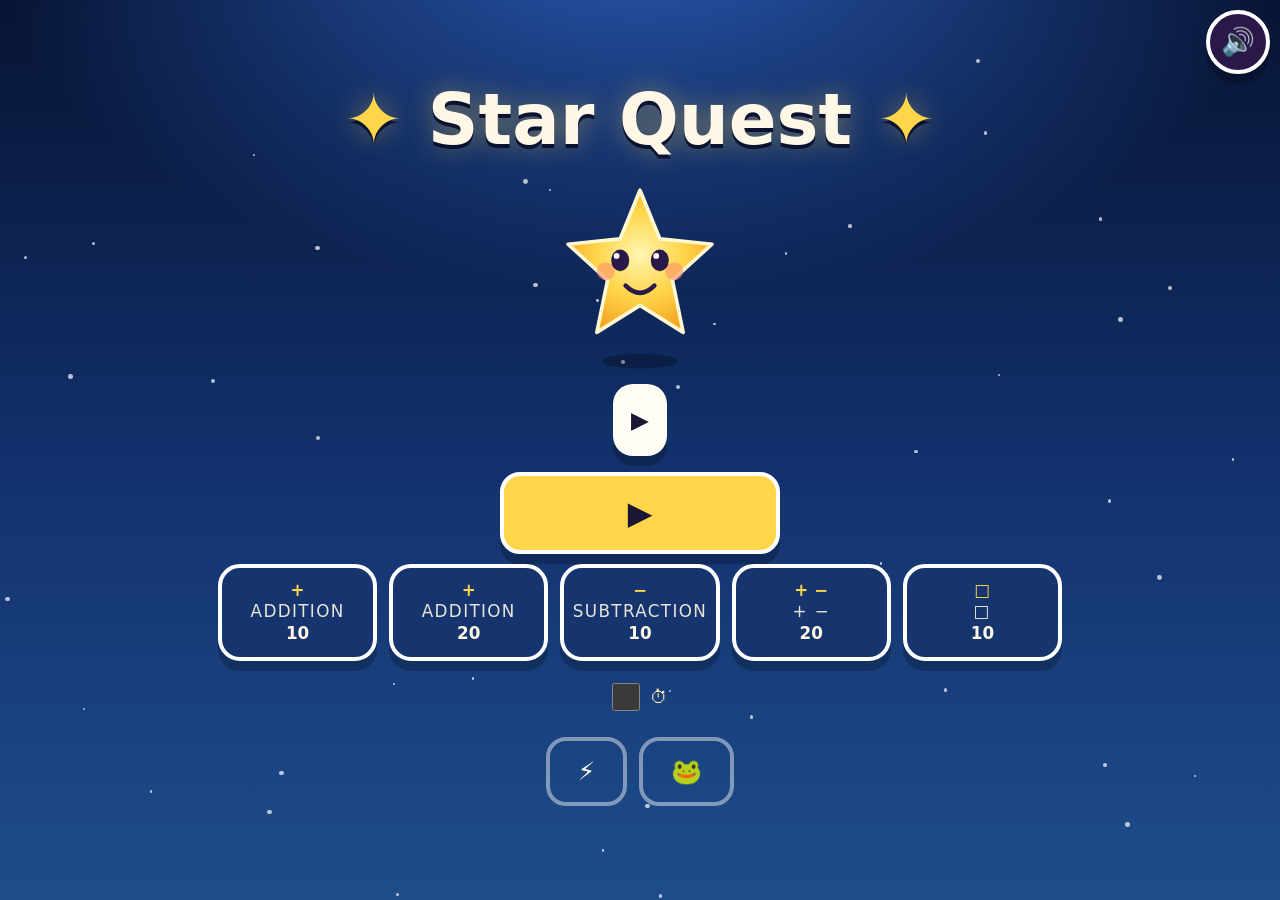
<file: index.html>
<!DOCTYPE html>
<html lang="en">
<head>
  <meta charset="UTF-8" />
  <meta name="viewport" content="width=device-width, initial-scale=1, maximum-scale=5, viewport-fit=cover" />
  <meta name="color-scheme" content="dark" />
  <meta name="theme-color" content="#0b1b4a" />
  <title>Star Quest</title>
  <link rel="icon" href="assets/star.svg" type="image/svg+xml" />
  <link rel="stylesheet" href="css/style.css?v=kids1" />
  <!--
    Star Quest — a local math game for ages ~7.
    Open this file by double-clicking it. No internet or install needed.
    Tweak question counts and difficulty in js/game.js?v=kids1 (look for TWEAK THESE).
  -->
</head>
<body>
  <div id="sky" aria-hidden="true"></div>

  <button id="btn-mute" class="icon-btn" type="button" aria-pressed="false" aria-label="Sound is on. Tap to mute.">
    <span class="icon-sound" data-on="🔊" data-off="🔇">🔊</span>
  </button>

  <!-- START -->
  <section id="screen-start" class="screen active" aria-label="Start screen">
    <h1 class="title">
      <span class="title-star" aria-hidden="true">✦</span>
      Star Quest
      <span class="title-star" aria-hidden="true">✦</span>
    </h1>
    
    <div class="hero-wrap" aria-hidden="true">
      <div class="hero mood-wave" data-hero>
        <!-- friendly star buddy: simple SVG, not scary -->
        <svg viewBox="0 0 200 220" class="hero-svg" role="img">
          <defs>
            <radialGradient id="starGlow" cx="50%" cy="45%" r="55%">
              <stop offset="0%" stop-color="#fff6b0" />
              <stop offset="55%" stop-color="#ffd54a" />
              <stop offset="100%" stop-color="#f5a623" />
            </radialGradient>
          </defs>
          <ellipse class="hero-shadow" cx="100" cy="208" rx="42" ry="8" fill="#000" opacity="0.28" />
          <polygon class="hero-body" points="100,18 122,72 180,78 136,118 148,176 100,146 52,176 64,118 20,78 78,72" fill="url(#starGlow)" stroke="#fff8d0" stroke-width="4" stroke-linejoin="round" />
          <circle class="blush l" cx="62" cy="108" r="10" fill="#ff8a6a" opacity="0.55" />
          <circle class="blush r" cx="138" cy="108" r="10" fill="#ff8a6a" opacity="0.55" />
          <g class="eyes">
            <ellipse class="eye l" cx="78" cy="96" rx="10" ry="12" fill="#2a1848" />
            <ellipse class="eye r" cx="122" cy="96" rx="10" ry="12" fill="#2a1848" />
            <circle class="shine" cx="74" cy="91" r="3.2" fill="#fff" />
            <circle class="shine" cx="118" cy="91" r="3.2" fill="#fff" />
          </g>
          <path class="mouth smile" d="M84 124 Q100 140 116 124" fill="none" stroke="#2a1848" stroke-width="5" stroke-linecap="round" />
          <path class="mouth oops" d="M92 126 Q100 118 108 126 Q100 136 92 126" fill="#2a1848" />
          <ellipse class="mouth wow" cx="100" cy="128" rx="10" ry="12" fill="#2a1848" />
        </svg>
      </div>
    </div>

    <p id="speech-start" class="speech" role="status">▶</p>

    <button id="btn-start" class="btn primary huge" type="button">▶</button>

    <div class="round-grid" id="round-picks"></div>

    <label class="toggle-row" for="toggle-timer">
      <input id="toggle-timer" type="checkbox" />
      <span id="timer-label">⏱</span>
    </label>

    <nav class="more-games" aria-label="More games">
      <a href="zap-city/" class="btn ghost" id="link-zap-city">⚡</a>
      <a href="lily-hop/" class="btn ghost" id="link-lily-hop">🐸</a>
    </nav>
  </section>

  <!-- GAME -->
  <section id="screen-game" class="screen" aria-label="Game" hidden>
    <header class="hud">
      <div class="hearts" id="hearts" aria-live="polite" aria-label="Hearts left"></div>
      <div class="progress" id="progress-stars" aria-label="Question progress"></div>
      <div class="round-chip" id="round-chip">Round 1</div>
    </header>

    <div class="path-wrap" aria-hidden="true">
      <div class="path" id="path"></div>
      <div class="hero mood-think on-path" data-hero>
        <svg viewBox="0 0 200 220" class="hero-svg" role="img">
          <defs>
            <radialGradient id="starGlow2" cx="50%" cy="45%" r="55%">
              <stop offset="0%" stop-color="#fff6b0" />
              <stop offset="55%" stop-color="#ffd54a" />
              <stop offset="100%" stop-color="#f5a623" />
            </radialGradient>
          </defs>
          <ellipse class="hero-shadow" cx="100" cy="208" rx="42" ry="8" fill="#000" opacity="0.28" />
          <polygon class="hero-body" points="100,18 122,72 180,78 136,118 148,176 100,146 52,176 64,118 20,78 78,72" fill="url(#starGlow2)" stroke="#fff8d0" stroke-width="4" stroke-linejoin="round" />
          <circle class="blush l" cx="62" cy="108" r="10" fill="#ff8a6a" opacity="0.55" />
          <circle class="blush r" cx="138" cy="108" r="10" fill="#ff8a6a" opacity="0.55" />
          <g class="eyes">
            <ellipse class="eye l" cx="78" cy="96" rx="10" ry="12" fill="#2a1848" />
            <ellipse class="eye r" cx="122" cy="96" rx="10" ry="12" fill="#2a1848" />
            <circle class="shine" cx="74" cy="91" r="3.2" fill="#fff" />
            <circle class="shine" cx="118" cy="91" r="3.2" fill="#fff" />
          </g>
          <path class="mouth smile" d="M84 124 Q100 140 116 124" fill="none" stroke="#2a1848" stroke-width="5" stroke-linecap="round" />
          <path class="mouth oops" d="M92 126 Q100 118 108 126 Q100 136 92 126" fill="#2a1848" />
          <ellipse class="mouth wow" cx="100" cy="128" rx="10" ry="12" fill="#2a1848" />
        </svg>
      </div>
    </div>

    <p id="speech-game" class="speech" hidden role="status"></p>

    <div class="question-card">
      <p class="q-label" id="q-label">1 / 8</p>
      <p class="question" id="question" aria-live="polite">3 + 4</p>
      <div class="timer" id="timer" hidden>
        <div class="timer-bar" id="timer-bar"></div>
      </div>
    </div>

    <div class="answers" id="answers" role="group" aria-label="Answer choices. Press 1 through 4 on the keyboard."></div>
  </section>

  <!-- END -->
  <section id="screen-end" class="screen" aria-label="Round finished" hidden>
    <h2 class="title small">★</h2>
    <div class="hero-wrap" aria-hidden="true">
      <div class="hero mood-yay" data-hero>
        <svg viewBox="0 0 200 220" class="hero-svg" role="img">
          <defs>
            <radialGradient id="starGlow3" cx="50%" cy="45%" r="55%">
              <stop offset="0%" stop-color="#fff6b0" />
              <stop offset="55%" stop-color="#ffd54a" />
              <stop offset="100%" stop-color="#f5a623" />
            </radialGradient>
          </defs>
          <ellipse class="hero-shadow" cx="100" cy="208" rx="42" ry="8" fill="#000" opacity="0.28" />
          <polygon class="hero-body" points="100,18 122,72 180,78 136,118 148,176 100,146 52,176 64,118 20,78 78,72" fill="url(#starGlow3)" stroke="#fff8d0" stroke-width="4" stroke-linejoin="round" />
          <circle class="blush l" cx="62" cy="108" r="10" fill="#ff8a6a" opacity="0.55" />
          <circle class="blush r" cx="138" cy="108" r="10" fill="#ff8a6a" opacity="0.55" />
          <g class="eyes">
            <ellipse class="eye l" cx="78" cy="96" rx="10" ry="12" fill="#2a1848" />
            <ellipse class="eye r" cx="122" cy="96" rx="10" ry="12" fill="#2a1848" />
            <circle class="shine" cx="74" cy="91" r="3.2" fill="#fff" />
            <circle class="shine" cx="118" cy="91" r="3.2" fill="#fff" />
          </g>
          <path class="mouth smile" d="M84 124 Q100 140 116 124" fill="none" stroke="#2a1848" stroke-width="5" stroke-linecap="round" />
          <path class="mouth oops" d="M92 126 Q100 118 108 126 Q100 136 92 126" fill="#2a1848" />
          <ellipse class="mouth wow" cx="100" cy="128" rx="10" ry="12" fill="#2a1848" />
        </svg>
      </div>
    </div>
    <p id="end-stars" class="end-stars">★ 7 / 8</p>
    <p id="speech-end" class="speech" hidden role="status"></p>
    <div class="end-actions">
      <button id="btn-again" class="btn primary huge" type="button">↻</button>
      <button id="btn-next" class="btn secondary huge" type="button">▶</button>
      <button id="btn-picks" class="btn ghost" type="button">+ −</button>
    </div>
  </section>

  <div id="confetti" aria-hidden="true"></div>

  <script src="js/game.js?v=kids1"></script>
</body>
</html>
</file>
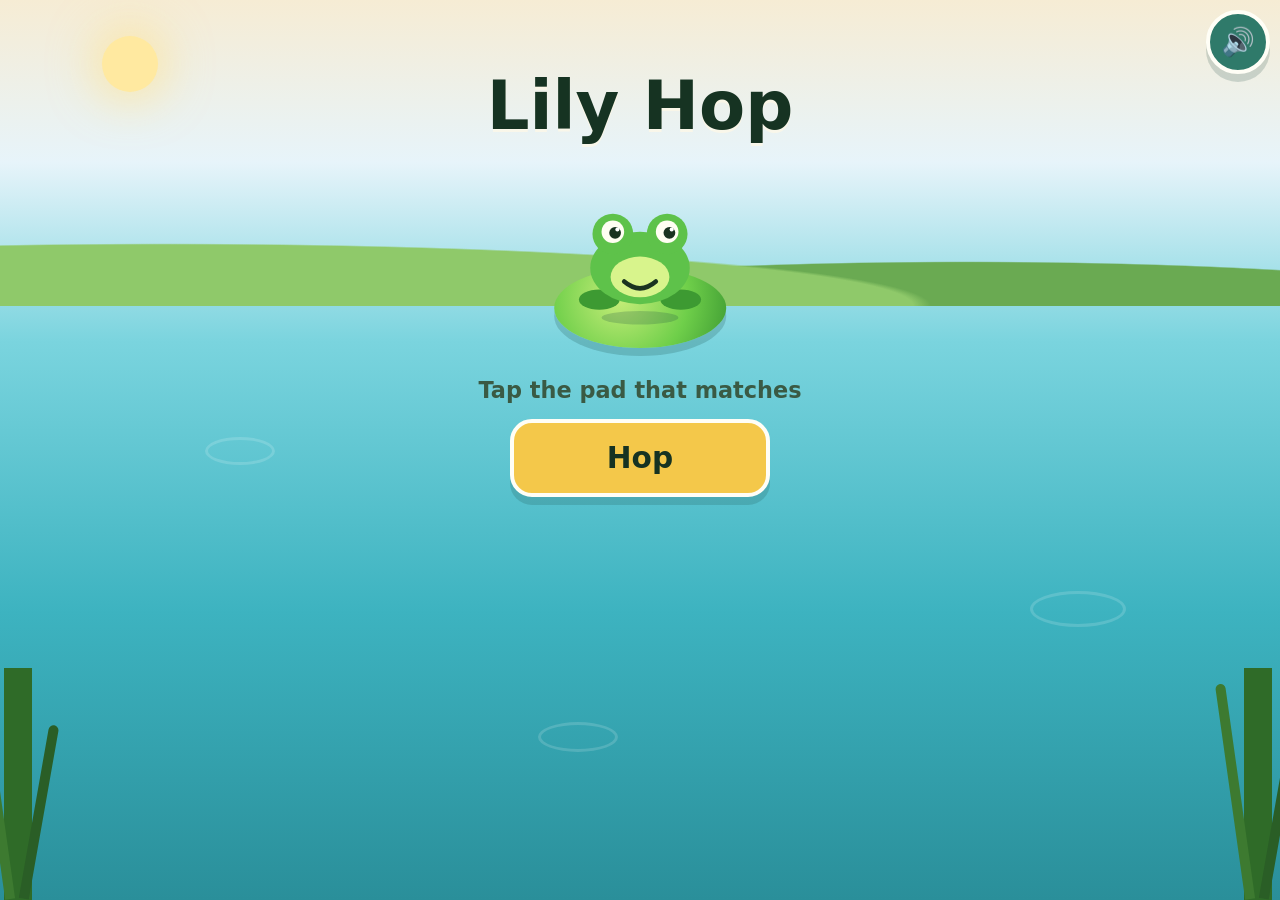
<file: lily-hop/index.html>
<!DOCTYPE html>
<html lang="en">
<head>
  <meta charset="UTF-8" />
  <meta name="viewport" content="width=device-width, initial-scale=1, maximum-scale=5, viewport-fit=cover" />
  <meta name="color-scheme" content="light" />
  <meta name="theme-color" content="#4eb8c4" />
  <title>Lily Hop</title>
  <link rel="icon" href="assets/lily.svg" type="image/svg+xml" />
  <link rel="stylesheet" href="css/lily.css?v=lh1" />
  <!--
    Lily Hop — a local math game for ages ~7.
    Open this file by double-clicking it. No internet or install needed.
    A frog hops across a pond. Tap the lily pad that equals the number on top.
  -->
</head>
<body>
  <div id="world" aria-hidden="true">
    <div class="sky"></div>
    <div class="hills"></div>
    <div class="water">
      <span class="ripple r1"></span>
      <span class="ripple r2"></span>
      <span class="ripple r3"></span>
    </div>
    <div class="reed reed-l"></div>
    <div class="reed reed-r"></div>
  </div>

  <button id="btn-mute" class="icon-btn" type="button" aria-pressed="false" aria-label="Sound is on. Tap to mute.">
    <span class="icon-sound" data-on="🔊" data-off="🔇">🔊</span>
  </button>

  <section id="screen-start" class="screen active" aria-label="Start">
    <h1 class="title">Lily Hop</h1>
    <div class="hero-wrap" aria-hidden="true">
      <div class="home-pad"></div>
      <div class="hero mood-idle" data-frog><svg class="frog-svg" viewBox="0 0 140 120" role="img" aria-hidden="true">
  <ellipse class="frog-shadow" cx="70" cy="112" rx="34" ry="6" fill="#1a4a40" opacity="0.22"/>
  <ellipse cx="34" cy="96" rx="18" ry="9" fill="#3d9a32"/>
  <ellipse cx="106" cy="96" rx="18" ry="9" fill="#3d9a32"/>
  <ellipse cx="70" cy="68" rx="44" ry="32" fill="#5ec24a"/>
  <ellipse cx="70" cy="76" rx="26" ry="18" fill="#d8f48c"/>
  <circle cx="46" cy="38" r="18" fill="#5ec24a"/>
  <circle cx="94" cy="38" r="18" fill="#5ec24a"/>
  <circle cx="46" cy="36" r="10" fill="#fffef2"/>
  <circle cx="94" cy="36" r="10" fill="#fffef2"/>
  <circle class="pupil l" cx="48" cy="37" r="5.2" fill="#1a3320"/>
  <circle class="pupil r" cx="96" cy="37" r="5.2" fill="#1a3320"/>
  <circle cx="50" cy="34" r="1.8" fill="#fff"/>
  <circle cx="98" cy="34" r="1.8" fill="#fff"/>
  <path class="mouth smile" d="M56 80 Q70 92 84 80" fill="none" stroke="#1a3320" stroke-width="4" stroke-linecap="round"/>
  <ellipse class="mouth oops" cx="70" cy="84" rx="8" ry="7" fill="#1a3320"/>
</svg></div>
    </div>
    <p class="how">Tap the pad that matches</p>
    <button id="btn-start" class="btn primary huge" type="button">Hop</button>
  </section>

  <section id="screen-picks" class="screen" aria-label="Pick a wave" hidden>
    <h2 class="title small">Pick a pond</h2>
    <div class="round-grid" id="round-picks"></div>
    <button type="button" class="btn ghost huge btn-back" data-back="picks" aria-label="Back">Back</button>
  </section>

  <section id="screen-game" class="screen" aria-label="Game" hidden>
    <header class="hud">
      <div class="hop-pips" id="hop-pips" aria-label="Hops"></div>
      <div class="wave-chip" id="wave-chip">Addition 10</div>
    </header>
    <div class="target-sign" aria-live="polite">
      <p class="target-label">Hop to</p>
      <p class="target-num" id="target">8</p>
    </div>
    <div id="pond" class="pond">
      <div class="far-bank" aria-hidden="true">
        <span class="grass"></span>
        <span class="cattail a"></span>
        <span class="cattail b"></span>
        <span class="flower"></span>
      </div>
      <div id="pads" class="pads" role="group" aria-label="Lily pads"></div>
      <div id="frog" class="frog mood-idle" data-frog><svg class="frog-svg" viewBox="0 0 140 120" role="img" aria-hidden="true">
  <ellipse class="frog-shadow" cx="70" cy="112" rx="34" ry="6" fill="#1a4a40" opacity="0.22"/>
  <ellipse cx="34" cy="96" rx="18" ry="9" fill="#3d9a32"/>
  <ellipse cx="106" cy="96" rx="18" ry="9" fill="#3d9a32"/>
  <ellipse cx="70" cy="68" rx="44" ry="32" fill="#5ec24a"/>
  <ellipse cx="70" cy="76" rx="26" ry="18" fill="#d8f48c"/>
  <circle cx="46" cy="38" r="18" fill="#5ec24a"/>
  <circle cx="94" cy="38" r="18" fill="#5ec24a"/>
  <circle cx="46" cy="36" r="10" fill="#fffef2"/>
  <circle cx="94" cy="36" r="10" fill="#fffef2"/>
  <circle class="pupil l" cx="48" cy="37" r="5.2" fill="#1a3320"/>
  <circle class="pupil r" cx="96" cy="37" r="5.2" fill="#1a3320"/>
  <circle cx="50" cy="34" r="1.8" fill="#fff"/>
  <circle cx="98" cy="34" r="1.8" fill="#fff"/>
  <path class="mouth smile" d="M56 80 Q70 92 84 80" fill="none" stroke="#1a3320" stroke-width="4" stroke-linecap="round"/>
  <ellipse class="mouth oops" cx="70" cy="84" rx="8" ry="7" fill="#1a3320"/>
</svg></div>
      <div class="near-bank" aria-hidden="true"></div>
      <div id="fx" class="fx" aria-hidden="true"></div>
    </div>
  </section>

  <section id="screen-end" class="screen" aria-label="You crossed" hidden>
    <h2 class="title small">You crossed!</h2>
    <div class="hero-wrap" aria-hidden="true">
      <div class="home-pad"></div>
      <div class="hero mood-yay" data-frog><svg class="frog-svg" viewBox="0 0 140 120" role="img" aria-hidden="true">
  <ellipse class="frog-shadow" cx="70" cy="112" rx="34" ry="6" fill="#1a4a40" opacity="0.22"/>
  <ellipse cx="34" cy="96" rx="18" ry="9" fill="#3d9a32"/>
  <ellipse cx="106" cy="96" rx="18" ry="9" fill="#3d9a32"/>
  <ellipse cx="70" cy="68" rx="44" ry="32" fill="#5ec24a"/>
  <ellipse cx="70" cy="76" rx="26" ry="18" fill="#d8f48c"/>
  <circle cx="46" cy="38" r="18" fill="#5ec24a"/>
  <circle cx="94" cy="38" r="18" fill="#5ec24a"/>
  <circle cx="46" cy="36" r="10" fill="#fffef2"/>
  <circle cx="94" cy="36" r="10" fill="#fffef2"/>
  <circle class="pupil l" cx="48" cy="37" r="5.2" fill="#1a3320"/>
  <circle class="pupil r" cx="96" cy="37" r="5.2" fill="#1a3320"/>
  <circle cx="50" cy="34" r="1.8" fill="#fff"/>
  <circle cx="98" cy="34" r="1.8" fill="#fff"/>
  <path class="mouth smile" d="M56 80 Q70 92 84 80" fill="none" stroke="#1a3320" stroke-width="4" stroke-linecap="round"/>
  <ellipse class="mouth oops" cx="70" cy="84" rx="8" ry="7" fill="#1a3320"/>
</svg></div>
    </div>
    <p id="end-line" class="end-line">6 hops across the pond</p>
    <div class="end-actions">
      <button id="btn-again" class="btn primary huge" type="button">Again</button>
      <button id="btn-picks" class="btn secondary huge" type="button">Choose wave</button>
    </div>
  </section>

  <script src="js/lily.js?v=lh1"></script>
</body>
</html>
</file>
<file: css/style.css>
/* Star Quest styles — high contrast, big tap targets, no webfonts (works offline). */

:root {
  --sky-top: #071433;
  --sky-mid: #12306b;
  --sky-bot: #1e4d8c;
  --cream: #fff8e7;
  --cream-soft: #ffe9b8;
  --gold: #ffd54a;
  --gold-deep: #f0a202;
  --ink: #1a1633;
  --ink-soft: #3d3460;
  --coral: #ff6b5a;
  --mint: #2ecc7a;
  --pink: #ff5d7a;
  --btn-face: #fffdf6;
  --shadow: 0 10px 0 rgba(0, 0, 0, 0.22);
  --radius: 22px;
  --focus: 0 0 0 4px #fff, 0 0 0 8px #ffd54a;
}

* { box-sizing: border-box; margin: 0; padding: 0; }

html, body {
  min-height: 100%;
  background: var(--sky-top);
  color: var(--cream);
  font-family: "Trebuchet MS", "Segoe UI", "Avenir Next", "Gill Sans", system-ui, sans-serif;
  -webkit-tap-highlight-color: transparent;
  user-select: none;
}

body {
  min-height: 100dvh;
  overflow-x: hidden;
  background:
    radial-gradient(1200px 700px at 50% -10%, #2a5cb8 0%, transparent 55%),
    linear-gradient(180deg, var(--sky-top) 0%, var(--sky-mid) 50%, var(--sky-bot) 100%);
}

button, input { font: inherit; color: inherit; }

/* ===== starfield ===== */
#sky {
  position: fixed;
  inset: 0;
  pointer-events: none;
  z-index: 0;
  overflow: hidden;
}
.sky-dot {
  position: absolute;
  width: 3px;
  height: 3px;
  background: #fff;
  border-radius: 50%;
  opacity: 0.7;
  animation: twinkle 2.8s ease-in-out infinite;
}
@keyframes twinkle {
  0%, 100% { opacity: 0.25; transform: scale(0.8); }
  50% { opacity: 1; transform: scale(1.4); }
}

/* ===== screens ===== */
.screen {
  position: relative;
  z-index: 1;
  max-width: 880px;
  margin: 0 auto;
  padding: 20px 18px 32px;
  min-height: 100dvh;
  display: none;
  flex-direction: column;
  align-items: center;
  text-align: center;
}
.screen.active { display: flex; }
#screen-start,
#screen-end {
  padding-top: 78px; /* keep titles out from under the mute button */
}

.eyebrow {
  letter-spacing: 0.14em;
  text-transform: uppercase;
  font-size: 0.95rem;
  color: var(--cream-soft);
  margin-top: 8px;
}
.title {
  font-size: clamp(2.6rem, 9vw, 4.4rem);
  line-height: 1.05;
  text-shadow: 0 4px 0 #0a1230, 0 0 28px rgba(255, 213, 74, 0.45);
  margin: 6px 0 8px;
}
.title.small { font-size: clamp(2rem, 7vw, 3.2rem); }
.title-star { color: var(--gold); }
.tagline, .pick-label {
  font-size: clamp(1.15rem, 3.4vw, 1.45rem);
  color: var(--cream-soft);
  max-width: 28ch;
}

/* ===== hero ===== */
.hero-wrap { margin: 8px 0 4px; }
.hero {
  width: min(180px, 42vw);
  margin: 0 auto;
  animation: floaty 2.6s ease-in-out infinite;
}
.hero.on-path {
  position: absolute;
  bottom: 18px;
  width: min(78px, 14vw);
  margin: 0;
  transition: left 0.45s ease;
  z-index: 2;
}
.hero-svg { width: 100%; height: auto; display: block; overflow: visible; }
.mouth.oops, .mouth.wow { display: none; }
.hero.mood-oops .mouth.smile,
.hero.mood-yay .mouth.smile { display: none; }
.hero.mood-oops .mouth.oops { display: block; }
.hero.mood-yay .mouth.wow { display: block; }
.hero.mood-wave { animation: wave 1.6s ease-in-out infinite; }
.hero.mood-yay { animation: hop 0.7s ease-in-out infinite; }
@keyframes floaty {
  0%, 100% { transform: translateY(0); }
  50% { transform: translateY(-10px); }
}
@keyframes wave {
  0%, 100% { transform: rotate(-6deg); }
  50% { transform: rotate(6deg); }
}
@keyframes hop {
  0%, 100% { transform: translateY(0) scale(1); }
  50% { transform: translateY(-14px) scale(1.06); }
}

/* ===== speech ===== */
.speech {
  background: var(--btn-face);
  color: var(--ink);
  border-radius: 20px;
  padding: 12px 18px;
  font-size: clamp(1.15rem, 3.2vw, 1.45rem);
  font-weight: 700;
  max-width: 34ch;
  box-shadow: var(--shadow);
  margin: 8px 0 16px;
  min-height: 3.1em;
  display: flex;
  align-items: center;
  justify-content: center;
}

/* ===== buttons ===== */
.btn {
  border: 4px solid #fff;
  border-radius: 20px;
  padding: 16px 28px;
  min-height: 68px;
  min-width: min(100%, 280px);
  font-size: 1.55rem;
  font-weight: 800;
  cursor: pointer;
  box-shadow: var(--shadow);
  touch-action: manipulation;
  transition: transform 0.08s ease, filter 0.08s ease;
}
.btn.huge { font-size: clamp(1.5rem, 4.5vw, 1.9rem); padding: 18px 32px; }
.btn.primary { background: var(--gold); color: var(--ink); }
.btn.secondary { background: #7ad7ff; color: var(--ink); }
.btn.ghost {
  background: transparent;
  color: var(--cream);
  box-shadow: none;
  min-width: auto;
  min-height: 56px;
  border-color: rgba(255,255,255,0.45);
}
.btn:hover { filter: brightness(1.06); }
.btn:active { transform: translateY(4px); box-shadow: 0 6px 0 rgba(0,0,0,0.2); }
.btn:focus-visible { outline: none; box-shadow: var(--shadow), var(--focus); }

.icon-btn {
  position: fixed;
  top: 10px;
  right: 10px;
  z-index: 5;
  width: 64px;
  height: 64px;
  border-radius: 50%;
  border: 4px solid #fff;
  background: #2a1848;
  font-size: 1.7rem;
  cursor: pointer;
  box-shadow: var(--shadow);
  touch-action: manipulation;
}
.icon-btn:focus-visible { outline: none; box-shadow: var(--focus); }
.icon-btn[aria-pressed="true"] { background: #4a3060; }

.round-grid {
  width: 100%;
  display: grid;
  grid-template-columns: repeat(2, minmax(0, 1fr));
  gap: 12px;
  margin: 10px 0 18px;
}
.round-card {
  background: #16356e;
  border: 4px solid #fff;
  border-radius: var(--radius);
  padding: 14px 10px;
  min-height: 88px;
  color: var(--cream);
  cursor: pointer;
  box-shadow: var(--shadow);
  touch-action: manipulation;
  text-align: center;
}
.round-card strong {
  display: block;
  font-size: 1.25rem;
  color: var(--gold);
}
.round-card span { font-size: 1.05rem; }
.round-card:active { transform: translateY(3px); }
.round-card:focus-visible { outline: none; box-shadow: var(--focus); }

.toggle-row {
  display: flex;
  align-items: center;
  gap: 10px;
  font-size: 1.1rem;
  color: var(--cream-soft);
  margin-top: 4px;
  cursor: pointer;
}
.toggle-row input {
  width: 28px;
  height: 28px;
  accent-color: var(--gold);
}

#link-zap-city,
#link-lily-hop {
  display: inline-flex;
  align-items: center;
  justify-content: center;
  margin-top: 18px;
  min-width: auto;
  text-decoration: none;
}
.more-games {
  display: flex;
  gap: 12px;
  justify-content: center;
  margin-top: 8px;
}
.more-games .btn { margin-top: 10px; }

/* ===== HUD / game ===== */
.hud {
  width: 100%;
  display: grid;
  grid-template-columns: auto 1fr auto;
  align-items: center;
  gap: 8px;
  margin: 8px 0 4px;
  padding-right: 72px; /* room for mute */
}
.hearts { display: flex; gap: 4px; font-size: 2rem; letter-spacing: 1px; }
.hearts .heart { color: #ff5d7a; text-shadow: 0 2px 0 rgba(0,0,0,0.25); }
.hearts .heart.lost { color: #6a5a78; opacity: 0.4; filter: none; }
.progress { display: flex; justify-content: center; gap: 5px; flex-wrap: wrap; }
.progress .pip {
  width: 22px;
  height: 22px;
  border-radius: 50%;
  background: rgba(255,255,255,0.18);
  border: 2px solid #fff;
}
.progress .pip.done { background: var(--gold); box-shadow: 0 0 10px var(--gold); }
.progress .pip.now { background: #fff; transform: scale(1.15); }
.round-chip {
  background: #2a1848;
  border: 3px solid #fff;
  border-radius: 999px;
  padding: 6px 12px;
  font-weight: 800;
  font-size: 0.95rem;
  white-space: nowrap;
}

.path-wrap {
  position: relative;
  width: 100%;
  height: 118px;
  margin: 6px 0 4px;
}
.path {
  position: absolute;
  left: 4%;
  right: 4%;
  top: 46px;
  height: 14px;
  background: linear-gradient(90deg, #7ad7ff, #b388ff);
  border-radius: 999px;
  box-shadow: 0 4px 0 rgba(0,0,0,0.2);
}
.path-node {
  position: absolute;
  top: 32px;
  width: 42px;
  height: 42px;
  margin-left: -21px;
  border-radius: 50%;
  background: #16356e;
  border: 4px solid #fff;
  display: grid;
  place-items: center;
  font-size: 1.15rem;
  color: var(--gold);
  box-shadow: 0 4px 0 rgba(0,0,0,0.2);
}
.path-node.done { background: var(--gold); color: var(--ink); }
.path-node.now { transform: scale(1.12); box-shadow: 0 0 0 4px rgba(255,213,74,0.35); }

.question-card {
  width: 100%;
  background: var(--btn-face);
  color: var(--ink);
  border-radius: 28px;
  padding: 16px 12px 20px;
  box-shadow: var(--shadow);
  margin: 6px 0 16px;
}
.q-label {
  font-size: 1.05rem;
  color: var(--ink-soft);
  font-weight: 700;
}
.question {
  font-size: clamp(3rem, 12vw, 5.4rem);
  font-weight: 800;
  letter-spacing: 0.02em;
  line-height: 1.1;
  margin: 4px 0 0;
}
.blank {
  display: inline-block;
  min-width: 0.85em;
  border-bottom: 8px solid var(--gold-deep);
  color: var(--gold-deep);
  padding: 0 4px;
}

.timer {
  height: 12px;
  background: #ead9a8;
  border-radius: 999px;
  overflow: hidden;
  margin-top: 12px;
}
.timer-bar {
  height: 100%;
  width: 100%;
  background: var(--coral);
  transform-origin: left center;
}

.answers {
  width: 100%;
  display: grid;
  grid-template-columns: 1fr 1fr;
  gap: 14px;
}
.answer {
  min-height: 92px;
  border-radius: 22px;
  border: 4px solid #fff;
  background: #fffdf6;
  color: var(--ink);
  font-size: clamp(2rem, 7vw, 2.8rem);
  font-weight: 800;
  cursor: pointer;
  box-shadow: var(--shadow);
  touch-action: manipulation;
  position: relative;
}
.answer .key-hint {
  position: absolute;
  top: 8px;
  left: 10px;
  font-size: 0.95rem;
  color: var(--ink-soft);
}
.answer:active { transform: translateY(4px); box-shadow: 0 6px 0 rgba(0,0,0,0.2); }
.answer:focus-visible { outline: none; box-shadow: var(--shadow), var(--focus); }
.answer.correct { background: var(--mint); color: #08351c; }
.answer.wrong { background: var(--coral); color: #fff; }
.answer:disabled { cursor: default; }
.answer.used-wrong { opacity: 0.45; }

.shake { animation: shake 0.4s ease; }
@keyframes shake {
  0%, 100% { transform: translateX(0); }
  25% { transform: translateX(-10px); }
  75% { transform: translateX(10px); }
}

/* ===== end ===== */
.end-stars {
  font-size: clamp(2.2rem, 7vw, 3.2rem);
  font-weight: 800;
  color: var(--gold);
  text-shadow: 0 3px 0 #0a1230;
  margin: 4px 0;
}
.end-actions {
  display: flex;
  flex-direction: column;
  align-items: center;
  gap: 12px;
  width: 100%;
}

/* ===== confetti ===== */
#confetti {
  position: fixed;
  inset: 0;
  pointer-events: none;
  z-index: 8;
  overflow: hidden;
}
.confetti-bit {
  position: absolute;
  top: -20px;
  font-size: 22px;
  animation: fall 1.3s ease-in forwards;
}
@keyframes fall {
  to { transform: translateY(110vh) rotate(360deg); opacity: 0.2; }
}

/* tablet / laptop breathing room */
@media (min-width: 720px) {
  .screen { padding-top: 28px; }
  .round-grid { grid-template-columns: repeat(5, minmax(0, 1fr)); }
  .answers { gap: 18px; }
  .answer { min-height: 108px; }
  .hero.on-path { width: 88px; }
}

@media (max-width: 420px) {
  .hud { grid-template-columns: 1fr; justify-items: center; padding-right: 0; margin-top: 56px; }
  .path-node { width: 32px; height: 32px; margin-left: -16px; font-size: 0.95rem; }
  .hero.on-path { width: 58px; bottom: 22px; }
}

@media (prefers-reduced-motion: reduce) {
  *, *::before, *::after {
    animation-duration: 0.01ms !important;
    animation-iteration-count: 1 !important;
    transition-duration: 0.01ms !important;
  }
}

.round-card {
  display: flex;
  flex-direction: column;
  align-items: center;
  justify-content: center;
  gap: 2px;
}
.round-sym {
  display: block;
  font-size: 2.2rem;
  font-weight: 900;
  line-height: 1;
  color: var(--gold);
}
.round-word {
  font-size: 0.72rem;
  letter-spacing: 0.08em;
  text-transform: uppercase;
  opacity: 0.9;
}
.round-num { font-size: 1.15rem; font-weight: 800; }
.btn.huge { letter-spacing: 0; font-size: 2rem; }
</file>
<file: lily-hop/css/lily.css>
/* Lily Hop — soft pond, daylight-readable, huge tap targets. No webfonts. */

:root {
  --sky: #e7f4fa;
  --sky-warm: #f6ecd4;
  --water-top: #7ad4de;
  --water: #3db3c0;
  --water-deep: #2a8f9a;
  --pad: #6fcf4a;
  --pad-deep: #3d9a32;
  --pad-vein: #2f7a28;
  --leaf-light: #c8ee7a;
  --frog: #5ec24a;
  --ink: #163322;
  --ink-soft: #3a5a44;
  --cream: #fff8e6;
  --cream-deep: #f0e0b4;
  --wood: #f3dfaa;
  --coral: #e86b5a;
  --pink: #ff8aa0;
  --shadow: 0 8px 0 rgba(22, 70, 64, 0.18);
  --radius: 28px;
  --focus: 0 0 0 4px #fff8e6, 0 0 0 8px #2a8f9a;
}

* { box-sizing: border-box; margin: 0; padding: 0; }

html, body {
  min-height: 100%;
  background: var(--water-deep);
  color: var(--ink);
  font-family: "Trebuchet MS", "Segoe UI", "Avenir Next", "Gill Sans", system-ui, sans-serif;
  -webkit-tap-highlight-color: transparent;
  user-select: none;
}

body {
  min-height: 100dvh;
  overflow-x: hidden;
}

button, a { font: inherit; color: inherit; }

/* ===== world (pond backdrop) ===== */
#world {
  position: fixed;
  inset: 0;
  z-index: 0;
  pointer-events: none;
  overflow: hidden;
  background:
    linear-gradient(180deg, var(--sky-warm) 0%, var(--sky) 18%, var(--water-top) 38%, var(--water) 68%, var(--water-deep) 100%);
}
.sky {
  position: absolute;
  left: 8%;
  top: 4%;
  width: 56px;
  height: 56px;
  border-radius: 50%;
  background: #ffe9a0;
  box-shadow: 0 0 40px 12px rgba(255, 226, 140, 0.55);
}
.hills {
  position: absolute;
  left: -8%;
  right: -8%;
  top: 16%;
  height: 18%;
  background:
    radial-gradient(120% 90% at 18% 100%, #8fc96a 0 42%, transparent 43%),
    radial-gradient(90% 80% at 72% 110%, #6aaa52 0 46%, transparent 47%),
    radial-gradient(70% 70% at 94% 120%, #7ebd5e 0 40%, transparent 41%);
}
.water { position: absolute; inset: 34% 0 0; }
.ripple {
  position: absolute;
  border: 3px solid rgba(255, 255, 255, 0.28);
  border-radius: 50%;
  opacity: 0.55;
  animation: ripple 6s ease-out infinite;
}
.ripple.r1 { left: 16%; top: 22%; width: 70px; height: 28px; }
.ripple.r2 { right: 12%; top: 48%; width: 96px; height: 36px; animation-delay: 1.8s; }
.ripple.r3 { left: 42%; top: 70%; width: 80px; height: 30px; animation-delay: 3.4s; }
@keyframes ripple {
  0% { transform: scale(0.7); opacity: 0.5; }
  70% { transform: scale(1.35); opacity: 0.12; }
  100% { transform: scale(1.5); opacity: 0; }
}
.reed {
  position: absolute;
  bottom: 0;
  width: 28px;
  height: 28%;
  background:
    linear-gradient(180deg, transparent 0 8%, #2f6b28 8% 100%);
  border-radius: 20px 20px 0 0;
}
.reed::before,
.reed::after {
  content: "";
  position: absolute;
  bottom: 0;
  width: 10px;
  height: 86%;
  background: #3d7a30;
  border-radius: 20px 20px 0 0;
}
.reed::before { left: -14px; transform: rotate(-8deg); }
.reed::after { right: -12px; height: 70%; transform: rotate(10deg); background: #2a5e26; }
.reed-l { left: 4px; }
.reed-r { right: 8px; }

/* ===== screens ===== */
.screen {
  position: relative;
  z-index: 1;
  max-width: 880px;
  margin: 0 auto;
  padding: 22px 16px 28px;
  padding-top: max(22px, env(safe-area-inset-top));
  padding-bottom: max(28px, env(safe-area-inset-bottom));
  min-height: 100dvh;
  display: none;
  flex-direction: column;
  align-items: center;
  text-align: center;
}
.screen.active { display: flex; }
#screen-start,
#screen-picks,
#screen-end { padding-top: max(72px, calc(env(safe-area-inset-top) + 56px)); }

.title {
  font-size: clamp(2.6rem, 10vw, 4.2rem);
  line-height: 1.02;
  color: var(--ink);
  text-shadow: 0 3px 0 rgba(255, 248, 230, 0.7);
  margin: 0 0 6px;
}
.title.small { font-size: clamp(2rem, 7vw, 3rem); }

.how, .end-line {
  font-size: clamp(1.15rem, 3.6vw, 1.4rem);
  color: var(--ink-soft);
  font-weight: 700;
  max-width: 22ch;
  margin: 8px 0 16px;
}

.hero-wrap {
  position: relative;
  width: min(220px, 56vw);
  height: min(210px, 52vw);
  margin: 8px auto 4px;
}
.home-pad {
  position: absolute;
  left: 50%;
  bottom: 8%;
  width: 78%;
  height: 38%;
  transform: translateX(-50%);
  border-radius: 50%;
  background:
    radial-gradient(circle at 38% 36%, var(--leaf-light), var(--pad) 58%, var(--pad-deep));
  box-shadow: 0 8px 0 rgba(22, 70, 64, 0.2);
}
.hero {
  position: absolute;
  left: 50%;
  bottom: 18%;
  width: 72%;
  transform: translateX(-50%);
}
.frog-svg { width: 100%; height: auto; display: block; overflow: visible; }
.mouth.oops { display: none; }
.mood-oops .mouth.smile { display: none; }
.mood-oops .mouth.oops { display: block; }
.hero.mood-idle { animation: bob 2.8s ease-in-out infinite; }
.hero.mood-yay { animation: bounce 0.7s ease; }
.hero.mood-oops { animation: shake 0.38s ease; }
@keyframes bob {
  0%, 100% { transform: translateX(-50%) translateY(0); }
  50% { transform: translateX(-50%) translateY(-7px); }
}
@keyframes bounce {
  0%, 100% { transform: translateX(-50%) translateY(0); }
  40% { transform: translateX(-50%) translateY(-14px); }
}
@keyframes shake {
  0%, 100% { transform: translateX(-50%); }
  25% { transform: translateX(calc(-50% - 8px)); }
  75% { transform: translateX(calc(-50% + 8px)); }
}

/* ===== buttons ===== */
.btn {
  appearance: none;
  border: 4px solid #fffef6;
  border-radius: 22px;
  padding: 16px 28px;
  min-height: 68px;
  min-width: min(100%, 260px);
  font-size: 1.5rem;
  font-weight: 800;
  cursor: pointer;
  box-shadow: var(--shadow);
  touch-action: manipulation;
}
.btn.huge { font-size: clamp(1.45rem, 4.5vw, 1.85rem); padding: 18px 32px; }
.btn.primary { background: #f4c84a; color: var(--ink); }
.btn.secondary { background: #8ed0a0; color: var(--ink); }
.btn.ghost {
  background: rgba(255, 248, 230, 0.55);
  color: var(--ink);
  box-shadow: none;
  min-width: auto;
  margin-top: 16px;
}
.btn:active { transform: translateY(4px); box-shadow: 0 4px 0 rgba(22, 70, 64, 0.16); }
.btn:focus-visible { outline: none; box-shadow: var(--shadow), var(--focus); }

.icon-btn {
  position: fixed;
  top: max(10px, env(safe-area-inset-top));
  right: 10px;
  z-index: 6;
  width: 64px;
  height: 64px;
  border-radius: 50%;
  border: 4px solid #fffef6;
  background: #2f7a6a;
  color: #fffef6;
  font-size: 1.7rem;
  cursor: pointer;
  box-shadow: var(--shadow);
  touch-action: manipulation;
}
.icon-btn:focus-visible { outline: none; box-shadow: var(--focus); }
.icon-btn[aria-pressed="true"] { background: #4a6a60; }

.round-grid {
  width: 100%;
  display: grid;
  grid-template-columns: repeat(2, minmax(0, 1fr));
  gap: 12px;
  margin: 12px 0 8px;
}
.round-card {
  background: var(--cream);
  border: 4px solid #fffef6;
  border-radius: var(--radius);
  padding: 16px 10px;
  min-height: 104px;
  color: var(--ink);
  cursor: pointer;
  box-shadow: var(--shadow);
  touch-action: manipulation;
  display: flex;
  flex-direction: column;
  align-items: center;
  justify-content: center;
  gap: 2px;
}
.round-card:active { transform: translateY(3px); }
.round-card:focus-visible { outline: none; box-shadow: var(--shadow), var(--focus); }
.round-sym { font-size: 1.7rem; font-weight: 800; color: #2f7a28; line-height: 1; }
.round-word { font-size: 1.15rem; font-weight: 800; }
.round-num { font-size: 1.35rem; font-weight: 800; color: var(--ink-soft); }

/* ===== game ===== */
#screen-game {
  padding: 10px 12px 12px;
  padding-top: max(10px, env(safe-area-inset-top));
  gap: 8px;
  justify-content: flex-start;
}
.hud {
  width: 100%;
  display: flex;
  align-items: center;
  justify-content: space-between;
  gap: 10px;
  padding-right: 72px;
}
.hop-pips { display: flex; gap: 6px; flex-wrap: wrap; }
.hop-pips .pip {
  width: 22px;
  height: 16px;
  border-radius: 50%;
  background: rgba(255, 248, 230, 0.35);
  border: 2px solid #fffef6;
  box-shadow: 0 2px 0 rgba(22, 70, 64, 0.16);
}
.hop-pips .pip.done {
  background: var(--pad);
  border-color: var(--pad-deep);
}
.hop-pips .pip.now {
  background: #fffef6;
  transform: scale(1.15);
}
.wave-chip {
  background: var(--cream);
  border: 3px solid #fffef6;
  border-radius: 999px;
  padding: 6px 12px;
  font-weight: 800;
  font-size: 0.92rem;
  white-space: nowrap;
  box-shadow: 0 3px 0 rgba(22, 70, 64, 0.14);
}

.target-sign {
  width: min(100%, 320px);
  background: var(--wood);
  color: var(--ink);
  border: 4px solid #fffef6;
  border-radius: 26px;
  padding: 8px 14px 10px;
  box-shadow: var(--shadow);
}
.target-label {
  font-size: 1rem;
  font-weight: 800;
  color: var(--ink-soft);
  letter-spacing: 0.04em;
}
.target-num {
  font-size: clamp(3.1rem, 14vw, 5rem);
  font-weight: 800;
  line-height: 1;
}

.pond {
  position: relative;
  flex: 1;
  width: 100%;
  min-height: 280px;
  border-radius: 32px;
  overflow: hidden;
  background:
    radial-gradient(ellipse 80% 50% at 20% 30%, rgba(255,255,255,0.16), transparent 50%),
    radial-gradient(ellipse 70% 40% at 80% 70%, rgba(20, 70, 80, 0.12), transparent 50%),
    linear-gradient(180deg, #5ec8d2 0%, #2f9aa6 100%);
  box-shadow: inset 0 0 0 4px rgba(255, 254, 246, 0.28);
}

.far-bank {
  position: absolute;
  left: 0; right: 0; top: 0;
  height: 16%;
  background:
    linear-gradient(180deg, #8fc96a 0%, #5aaa44 70%, transparent 100%);
  z-index: 1;
}
.far-bank .cattail {
  position: absolute;
  bottom: 20%;
  width: 8px;
  height: 42px;
  background: #2f6b28;
  border-radius: 8px;
}
.far-bank .cattail::after {
  content: "";
  position: absolute;
  top: -12px;
  left: -4px;
  width: 16px;
  height: 20px;
  border-radius: 8px;
  background: #8a4a2a;
}
.far-bank .cattail.a { left: 14%; }
.far-bank .cattail.b { right: 18%; height: 36px; }
.far-bank .flower {
  position: absolute;
  left: 50%;
  top: 18%;
  width: 16px;
  height: 16px;
  margin-left: -8px;
  border-radius: 50%;
  background: var(--pink);
  box-shadow: -10px 4px 0 #ffe27a, 10px 4px 0 #ffe27a;
}
.near-bank {
  position: absolute;
  left: 0; right: 0; bottom: 0;
  height: 12%;
  background:
    linear-gradient(180deg, transparent, #c9b07a 30%, #b89658 100%);
  z-index: 1;
}

.pads {
  position: absolute;
  left: 4%;
  right: 4%;
  top: 18%;
  height: 54%;
  display: flex;
  flex-wrap: wrap;
  align-items: center;
  justify-content: center;
  gap: 10px 12px;
  z-index: 3;
}
.pads.n3 { align-content: center; }
.pads.n4 {
  display: grid;
  grid-template-columns: 1fr 1fr;
  align-content: center;
  justify-items: center;
}

.pad {
  appearance: none;
  position: relative;
  width: min(42vw, 156px);
  height: min(42vw, 156px);
  border: 0;
  padding: 0;
  border-radius: 50% 48% 50% 46%;
  background:
    radial-gradient(circle at 36% 32%, var(--leaf-light), var(--pad) 56%, var(--pad-deep) 100%);
  box-shadow:
    0 8px 0 #24662a,
    0 12px 0 rgba(16, 50, 44, 0.18);
  color: var(--ink);
  font-size: clamp(1.4rem, 5.4vw, 2.05rem);
  font-weight: 800;
  cursor: pointer;
  touch-action: manipulation;
  display: grid;
  place-items: center;
  overflow: hidden;
}
.pads.n3 .pad {
  width: min(30vw, 140px);
  height: min(30vw, 140px);
  font-size: clamp(1.25rem, 4.6vw, 1.85rem);
}
.pad-leaf {
  position: absolute;
  inset: 0;
  pointer-events: none;
  background:
    radial-gradient(circle at 78% 56%, var(--water) 0 11%, transparent 12%),
    linear-gradient(118deg, transparent 46%, rgba(47, 122, 40, 0.22) 47% 49%, transparent 50%),
    linear-gradient(62deg, transparent 48%, rgba(47, 122, 40, 0.16) 49% 51%, transparent 52%);
}
.pad-text {
  position: relative;
  z-index: 1;
  max-width: 86%;
  line-height: 1.05;
  text-shadow: 0 1px 0 rgba(255, 248, 230, 0.55);
}
.pad:active { transform: translateY(4px); box-shadow: 0 4px 0 #24662a; }
.pad:focus-visible { outline: none; box-shadow: 0 8px 0 #24662a, var(--focus); }
.pad.right {
  background: radial-gradient(circle at 36% 32%, #e8ff9a, #5dce5a 60%, #2f8a38);
}
.pad.sink {
  animation: sink 0.42s ease forwards;
  pointer-events: none;
}
.pad.pop { animation: pop 0.34s ease; }
@keyframes sink {
  0% { transform: scale(1); opacity: 1; }
  55% { transform: scale(0.55) rotate(-8deg); opacity: 0.55; }
  100% { transform: scale(0.15); opacity: 0; }
}
@keyframes pop {
  0% { transform: scale(0.35); }
  70% { transform: scale(1.08); }
  100% { transform: scale(1); }
}

.frog {
  position: absolute;
  left: 50%;
  top: 86%;
  width: min(88px, 24vw);
  transform: translate(-50%, -50%);
  z-index: 4;
  pointer-events: none;
}
.frog.hopping {
  transition: left 0.48s cubic-bezier(.2,.75,.25,1), top 0.48s cubic-bezier(.2,.75,.25,1);
  animation: hopArc 0.48s ease;
}
.frog.mood-idle .frog-svg { animation: none; }
@keyframes hopArc {
  0% { margin-top: 0; }
  42% { margin-top: -56px; }
  100% { margin-top: 0; }
}

.fx { position: absolute; inset: 0; pointer-events: none; z-index: 5; }
.splash {
  position: absolute;
  width: 18px;
  height: 18px;
  margin: -9px 0 0 -9px;
  border-radius: 50%;
  background: rgba(255, 255, 255, 0.85);
  animation: splash 0.55s ease-out forwards;
}
.splash::before,
.splash::after {
  content: "";
  position: absolute;
  inset: -10px;
  border-radius: 50%;
  border: 3px solid rgba(255, 255, 255, 0.55);
}
@keyframes splash {
  0% { transform: scale(0.4); opacity: 1; }
  100% { transform: scale(2.4); opacity: 0; }
}

.end-actions {
  width: 100%;
  display: flex;
  flex-direction: column;
  align-items: center;
  gap: 12px;
  margin-top: 8px;
}

@media (min-width: 720px) {
  .pads.n3 .pad,
  .pad {
    width: 150px;
    height: 150px;
  }
}

@media (prefers-reduced-motion: reduce) {
  .ripple, .mood-idle, .mood-yay, .mood-oops, .frog.hopping, .pad.sink, .pad.pop, .splash {
    animation: none !important;
    transition: none !important;
  }
  .pad.sink { opacity: 0.2; }
}
</file>
